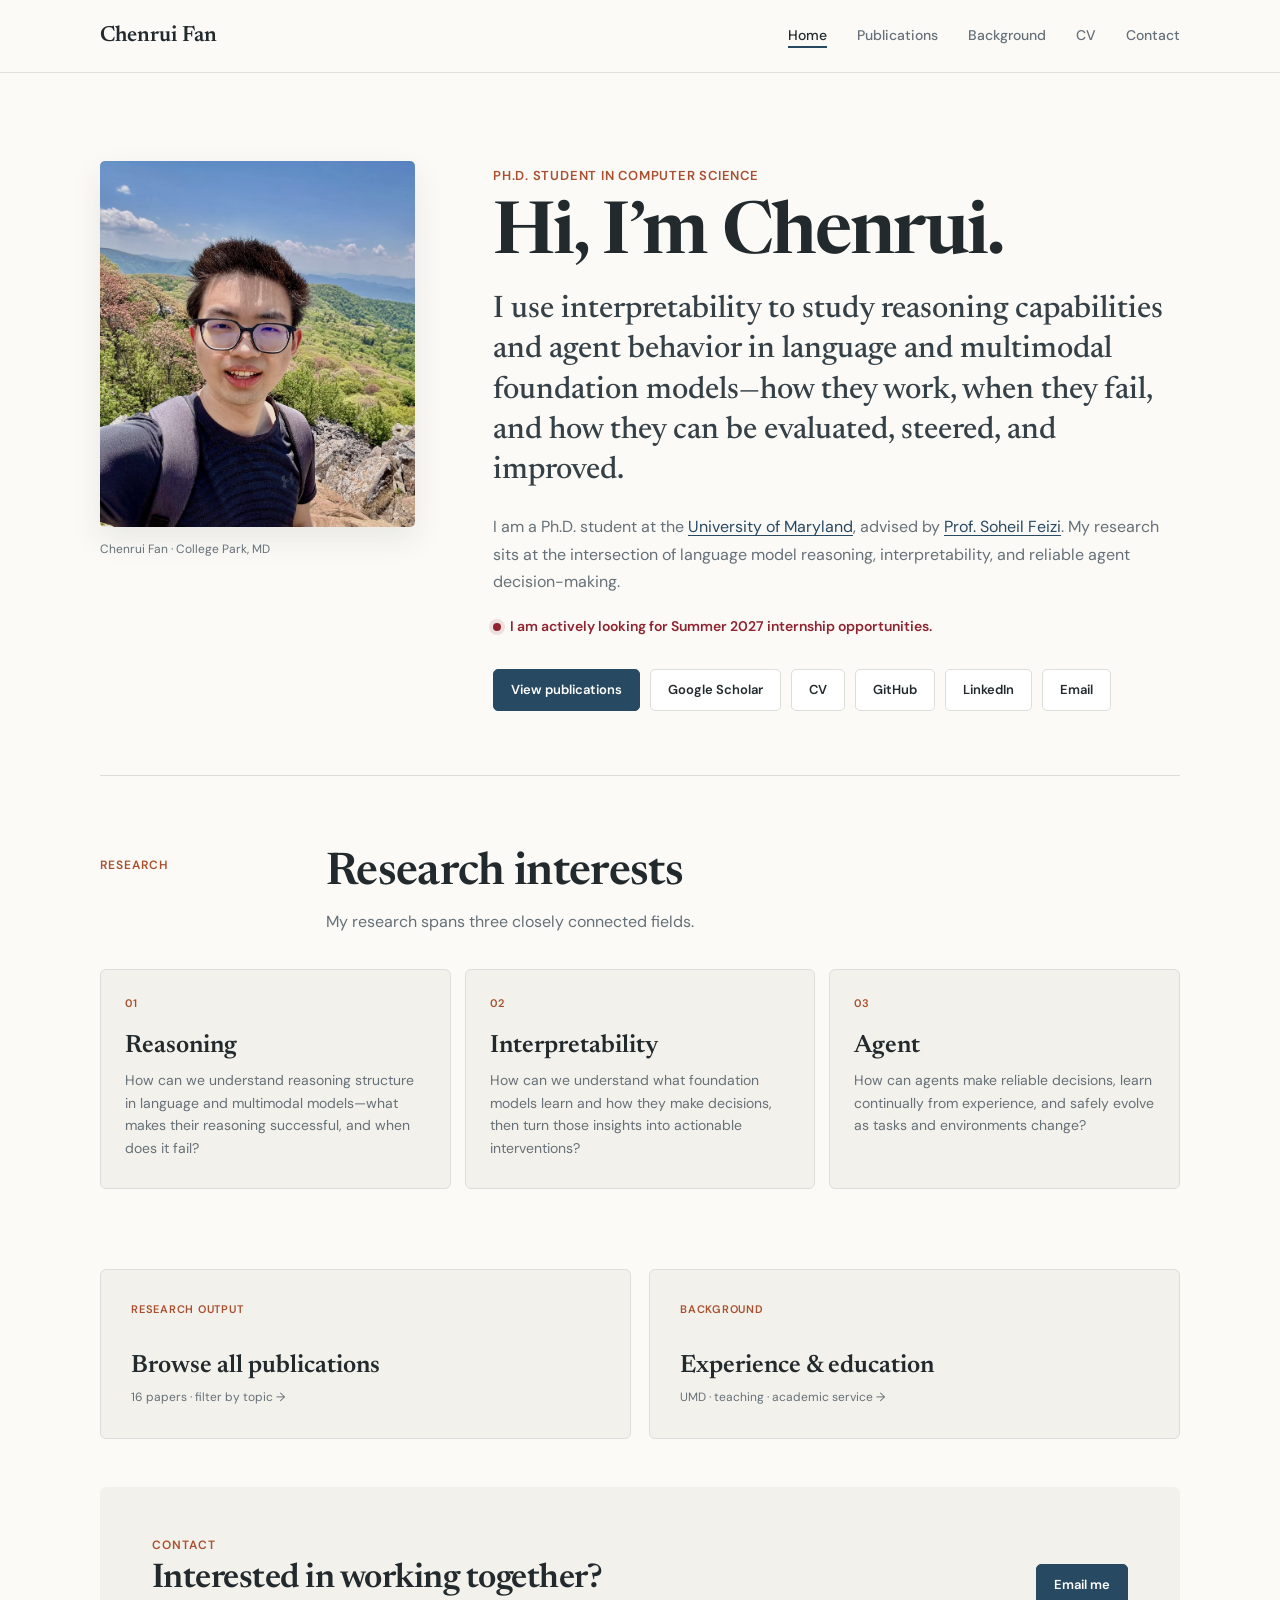
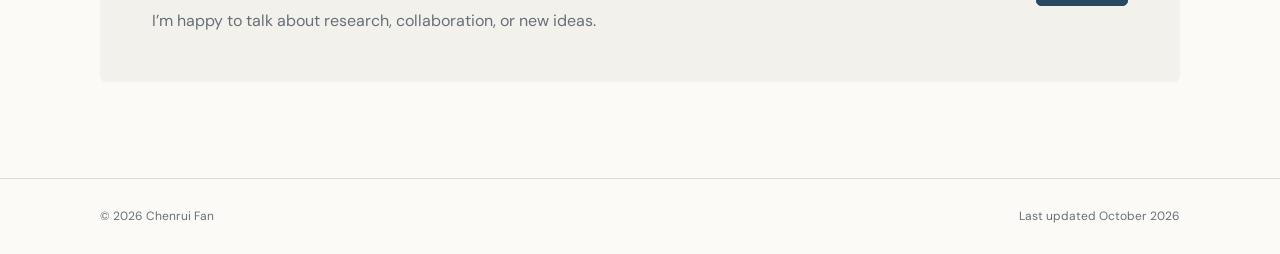
<file: index.html>
<!doctype html>
<html lang="en">
  <head>
    <meta charset="UTF-8" />
    <meta name="viewport" content="width=device-width, initial-scale=1.0" />
    <meta name="description" content="Chenrui Fan is a Ph.D. student at the University of Maryland studying reasoning, interpretability, and agent behavior in foundation models." />
    <meta name="theme-color" content="#fbfaf7" />
    <title>Chenrui Fan</title>
    <link rel="icon" href="data:image/svg+xml,%3Csvg xmlns='http://www.w3.org/2000/svg' viewBox='0 0 64 64'%3E%3Crect width='64' height='64' rx='12' fill='%23284962'/%3E%3Ctext x='32' y='41' text-anchor='middle' font-family='serif' font-size='30' fill='white'%3ECF%3C/text%3E%3C/svg%3E" />
    <link rel="preconnect" href="https://fonts.googleapis.com" />
    <link rel="preconnect" href="https://fonts.gstatic.com" crossorigin />
    <link href="https://fonts.googleapis.com/css2?family=DM+Sans:wght@400;500;600&family=Newsreader:opsz,wght@6..72,500;6..72,600&display=swap" rel="stylesheet" />
    <link rel="stylesheet" href="styles.css" />
  </head>
  <body>
    <header class="site-header">
      <div class="nav-wrap">
        <a class="site-name" href="index.html">Chenrui Fan</a>
        <button class="menu-button" type="button" aria-expanded="false" aria-controls="site-nav">Menu</button>
        <nav id="site-nav" aria-label="Primary navigation">
          <a class="active-page" href="index.html" aria-current="page">Home</a>
          <a href="publications.html">Publications</a>
          <a href="background.html">Background</a>
          <a href="cv.html">CV</a>
          <a href="contact.html">Contact</a>
        </nav>
      </div>
    </header>

    <main>
      <section class="intro container" aria-labelledby="intro-title">
        <div class="profile-column">
          <div class="profile-photo">
            <img src="assets/chenrui-outdoors.webp" alt="Chenrui Fan outdoors on a mountain trail" width="1800" height="1796" />
          </div>
          <p class="photo-caption">Chenrui Fan · College Park, MD</p>
        </div>
        <div class="intro-copy">
          <p class="role">Ph.D. Student in Computer Science</p>
          <h1 id="intro-title">Hi, I’m Chenrui.</h1>
          <p class="lead">I use interpretability to study reasoning capabilities and agent behavior in language and multimodal foundation models—how they work, when they fail, and how they can be evaluated, steered, and improved.</p>
          <p>I am a Ph.D. student at the <a href="https://www.umd.edu/" target="_blank" rel="noreferrer">University of Maryland</a>, advised by <a href="https://www.cs.umd.edu/~sfeizi/" target="_blank" rel="noreferrer">Prof. Soheil Feizi</a>. My research sits at the intersection of language model reasoning, interpretability, and reliable agent decision-making.</p>
          <p class="availability-note"><span aria-hidden="true"></span>I am actively looking for Summer 2027 internship opportunities.</p>
          <div class="primary-links" aria-label="Profile links">
            <a class="button primary" href="publications.html">View publications</a>
            <a class="button" href="https://scholar.google.com/citations?user=IR8PuQUAAAAJ" target="_blank" rel="noreferrer">Google Scholar</a>
            <a class="button" href="cv.html">CV</a>
            <a class="button" href="https://github.com/Fcr09" target="_blank" rel="noreferrer">GitHub</a>
            <a class="button" href="https://www.linkedin.com/in/chenrui-fan-a1b102298" target="_blank" rel="noreferrer">LinkedIn</a>
            <button class="button" type="button" data-email-contact>Email</button>
          </div>
        </div>
      </section>

      <section class="section container" id="research" aria-labelledby="research-title">
        <div class="section-heading">
          <p class="section-label">Research</p>
          <div><h2 id="research-title">Research interests</h2><p>My research spans three closely connected fields.</p></div>
        </div>
        <div class="interest-list">
          <article><span class="interest-number">01</span><div><h3>Reasoning</h3><p>How can we understand reasoning structure in language and multimodal models—what makes their reasoning successful, and when does it fail?</p></div></article>
          <article><span class="interest-number">02</span><div><h3>Interpretability</h3><p>How can we understand what foundation models learn and how they make decisions, then turn those insights into actionable interventions?</p></div></article>
          <article><span class="interest-number">03</span><div><h3>Agent</h3><p>How can agents make reliable decisions, learn continually from experience, and safely evolve as tasks and environments change?</p></div></article>
        </div>
      </section>

      <section class="home-links container" aria-label="Explore more">
        <a href="publications.html"><span>Research output</span><strong>Browse all publications</strong><em>16 papers · filter by topic →</em></a>
        <a href="background.html"><span>Background</span><strong>Experience &amp; education</strong><em>UMD · teaching · academic service →</em></a>
      </section>

      <section class="contact container">
        <div><p class="section-label">Contact</p><h2>Interested in working together?</h2><p>I’m happy to talk about research, collaboration, or new ideas.</p></div>
        <button class="button primary" type="button" data-email-contact>Email me</button>
      </section>
    </main>
    <footer><div class="container"><span>© <span class="year"></span> Chenrui Fan</span><span>Last updated October 2026</span></div></footer>
    <script src="script.js"></script>
  </body>
</html>
</file>
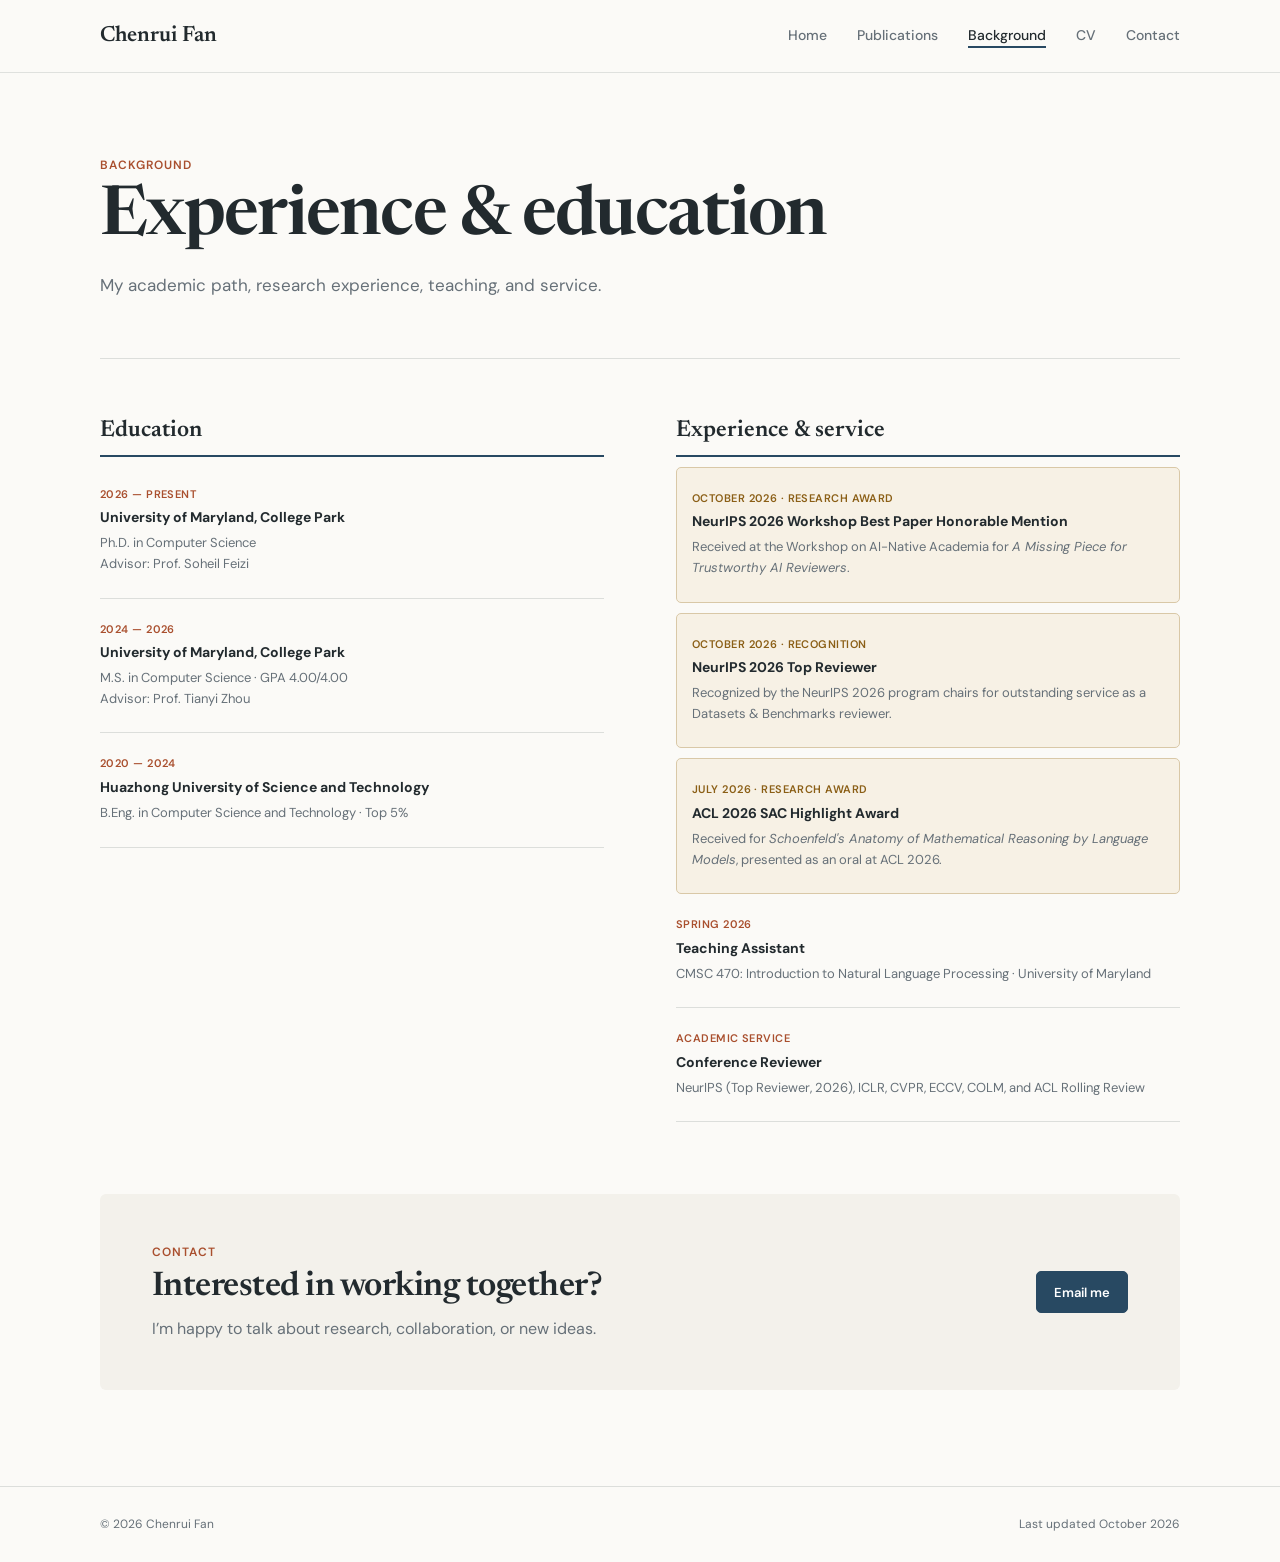
<file: background.html>
<!doctype html>
<html lang="en">
  <head>
    <meta charset="UTF-8" />
    <meta name="viewport" content="width=device-width, initial-scale=1.0" />
    <meta name="description" content="Education, research experience, teaching, and academic service of Chenrui Fan." />
    <meta name="theme-color" content="#fbfaf7" />
    <title>Background · Chenrui Fan</title>
    <link rel="icon" href="data:image/svg+xml,%3Csvg xmlns='http://www.w3.org/2000/svg' viewBox='0 0 64 64'%3E%3Crect width='64' height='64' rx='12' fill='%23284962'/%3E%3Ctext x='32' y='41' text-anchor='middle' font-family='serif' font-size='30' fill='white'%3ECF%3C/text%3E%3C/svg%3E" />
    <link rel="preconnect" href="https://fonts.googleapis.com" />
    <link rel="preconnect" href="https://fonts.gstatic.com" crossorigin />
    <link href="https://fonts.googleapis.com/css2?family=DM+Sans:wght@400;500;600&family=Newsreader:opsz,wght@6..72,500;6..72,600&display=swap" rel="stylesheet" />
    <link rel="stylesheet" href="styles.css" />
  </head>
  <body>
    <header class="site-header">
      <div class="nav-wrap">
        <a class="site-name" href="index.html">Chenrui Fan</a>
        <button class="menu-button" type="button" aria-expanded="false" aria-controls="site-nav">Menu</button>
        <nav id="site-nav" aria-label="Primary navigation">
          <a href="index.html">Home</a>
          <a href="publications.html">Publications</a>
          <a class="active-page" href="background.html" aria-current="page">Background</a>
          <a href="cv.html">CV</a>
          <a href="contact.html">Contact</a>
        </nav>
      </div>
    </header>

    <main class="page-main">
      <header class="page-hero container">
        <p class="section-label">Background</p>
        <h1>Experience &amp; education</h1>
        <p>My academic path, research experience, teaching, and service.</p>
      </header>
      <section class="background-section container" aria-label="Experience and education">
        <div class="background-grid">
          <div>
            <h2 class="column-title">Education</h2>
            <article class="history-item"><div class="history-date">2026 — Present</div><h3>University of Maryland, College Park</h3><p>Ph.D. in Computer Science<br />Advisor: Prof. Soheil Feizi</p></article>
            <article class="history-item"><div class="history-date">2024 — 2026</div><h3>University of Maryland, College Park</h3><p>M.S. in Computer Science · GPA 4.00/4.00<br />Advisor: Prof. Tianyi Zhou</p></article>
            <article class="history-item"><div class="history-date">2020 — 2024</div><h3>Huazhong University of Science and Technology</h3><p>B.Eng. in Computer Science and Technology · Top 5%</p></article>
          </div>
          <div id="honors">
            <h2 class="column-title">Experience &amp; service</h2>
            <article class="history-item honor-history"><div class="history-date">October 2026 · Research award</div><h3>NeurIPS 2026 Workshop Best Paper Honorable Mention</h3><p>Received at the Workshop on AI-Native Academia for <em>A Missing Piece for Trustworthy AI Reviewers</em>.</p></article>
            <article class="history-item honor-history"><div class="history-date">October 2026 · Recognition</div><h3>NeurIPS 2026 Top Reviewer</h3><p>Recognized by the NeurIPS 2026 program chairs for outstanding service as a Datasets &amp; Benchmarks reviewer.</p></article>
            <article class="history-item honor-history"><div class="history-date">July 2026 · Research award</div><h3>ACL 2026 SAC Highlight Award</h3><p>Received for <em>Schoenfeld's Anatomy of Mathematical Reasoning by Language Models</em>, presented as an oral at ACL 2026.</p></article>
            <article class="history-item"><div class="history-date">Spring 2026</div><h3>Teaching Assistant</h3><p>CMSC 470: Introduction to Natural Language Processing · University of Maryland</p></article>
            <article class="history-item"><div class="history-date">Academic service</div><h3>Conference Reviewer</h3><p>NeurIPS (Top Reviewer, 2026), ICLR, CVPR, ECCV, COLM, and ACL Rolling Review</p></article>
          </div>
        </div>
      </section>
      <section class="contact container">
        <div><p class="section-label">Contact</p><h2>Interested in working together?</h2><p>I’m happy to talk about research, collaboration, or new ideas.</p></div>
        <button class="button primary" type="button" data-email-contact>Email me</button>
      </section>
    </main>
    <footer><div class="container"><span>© <span class="year"></span> Chenrui Fan</span><span>Last updated October 2026</span></div></footer>
    <script src="script.js"></script>
  </body>
</html>
</file>
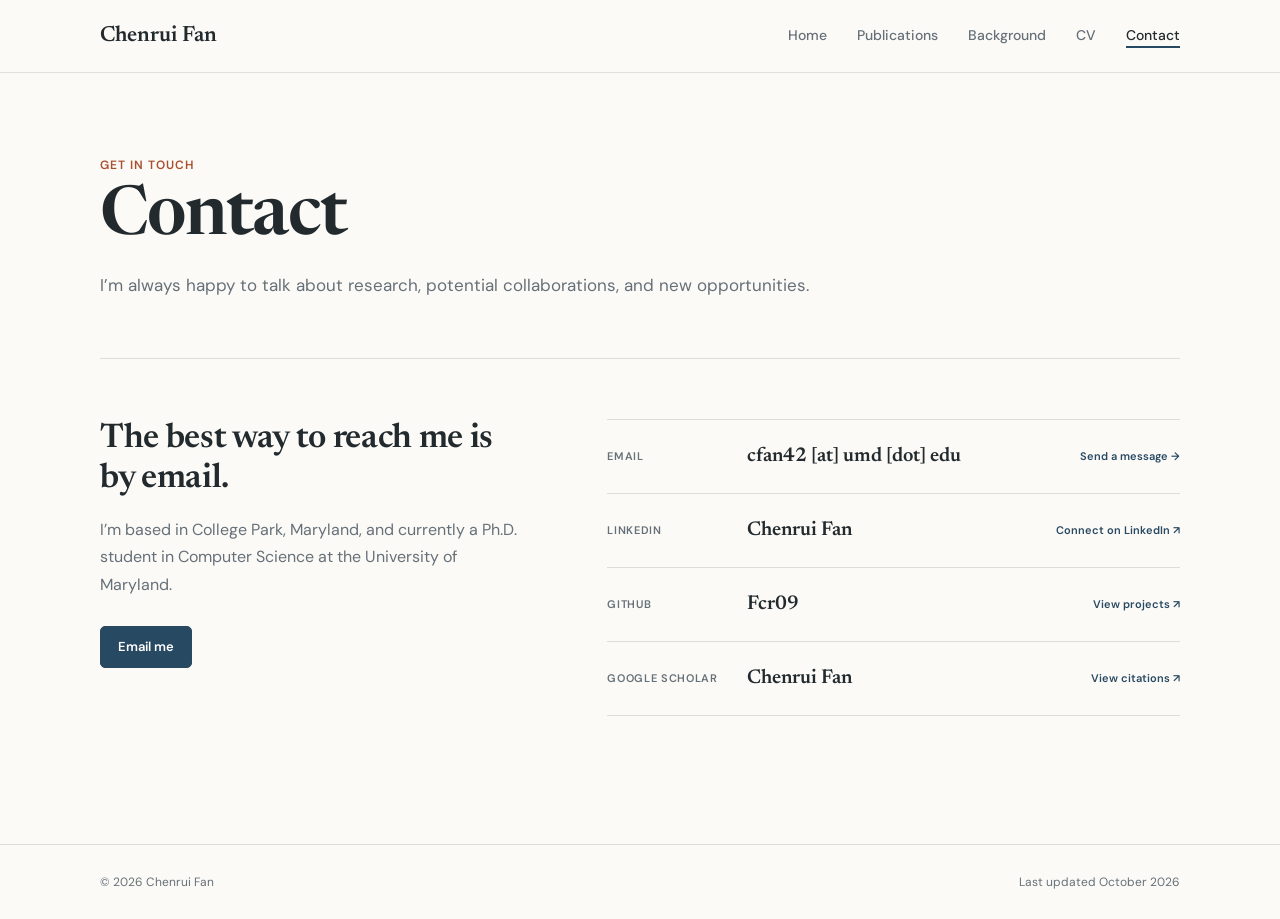
<file: contact.html>
<!doctype html>
<html lang="en">
  <head>
    <meta charset="UTF-8" />
    <meta name="viewport" content="width=device-width, initial-scale=1.0" />
    <meta name="description" content="Contact Chenrui Fan, a Ph.D. student in Computer Science at the University of Maryland." />
    <meta name="theme-color" content="#fbfaf7" />
    <title>Contact · Chenrui Fan</title>
    <link rel="icon" href="data:image/svg+xml,%3Csvg xmlns='http://www.w3.org/2000/svg' viewBox='0 0 64 64'%3E%3Crect width='64' height='64' rx='12' fill='%23284962'/%3E%3Ctext x='32' y='41' text-anchor='middle' font-family='serif' font-size='30' fill='white'%3ECF%3C/text%3E%3C/svg%3E" />
    <link rel="preconnect" href="https://fonts.googleapis.com" />
    <link rel="preconnect" href="https://fonts.gstatic.com" crossorigin />
    <link href="https://fonts.googleapis.com/css2?family=DM+Sans:wght@400;500;600&family=Newsreader:opsz,wght@6..72,500;6..72,600&display=swap" rel="stylesheet" />
    <link rel="stylesheet" href="styles.css" />
  </head>
  <body>
    <header class="site-header">
      <div class="nav-wrap">
        <a class="site-name" href="index.html">Chenrui Fan</a>
        <button class="menu-button" type="button" aria-expanded="false" aria-controls="site-nav">Menu</button>
        <nav id="site-nav" aria-label="Primary navigation">
          <a href="index.html">Home</a>
          <a href="publications.html">Publications</a>
          <a href="background.html">Background</a>
          <a href="cv.html">CV</a>
          <a class="active-page" href="contact.html" aria-current="page">Contact</a>
        </nav>
      </div>
    </header>

    <main class="page-main">
      <header class="page-hero container">
        <p class="section-label">Get in touch</p>
        <h1>Contact</h1>
        <p>I’m always happy to talk about research, potential collaborations, and new opportunities.</p>
      </header>

      <section class="contact-page container" aria-label="Contact details">
        <div class="contact-intro">
          <h2>The best way to reach me is by email.</h2>
          <p>I’m based in College Park, Maryland, and currently a Ph.D. student in Computer Science at the University of Maryland.</p>
          <button class="button primary" type="button" data-email-contact>Email me</button>
        </div>
        <div class="contact-directory">
          <button class="email-directory-item" type="button" data-email-contact><span>Email</span><strong>cfan42 [at] umd [dot] edu</strong><em>Send a message →</em></button>
          <a href="https://www.linkedin.com/in/chenrui-fan-a1b102298" target="_blank" rel="noreferrer"><span>LinkedIn</span><strong>Chenrui Fan</strong><em>Connect on LinkedIn ↗</em></a>
          <a href="https://github.com/Fcr09" target="_blank" rel="noreferrer"><span>GitHub</span><strong>Fcr09</strong><em>View projects ↗</em></a>
          <a href="https://scholar.google.com/citations?user=IR8PuQUAAAAJ" target="_blank" rel="noreferrer"><span>Google Scholar</span><strong>Chenrui Fan</strong><em>View citations ↗</em></a>
        </div>
      </section>
    </main>
    <footer><div class="container"><span>© <span class="year"></span> Chenrui Fan</span><span>Last updated October 2026</span></div></footer>
    <script src="script.js"></script>
  </body>
</html>
</file>
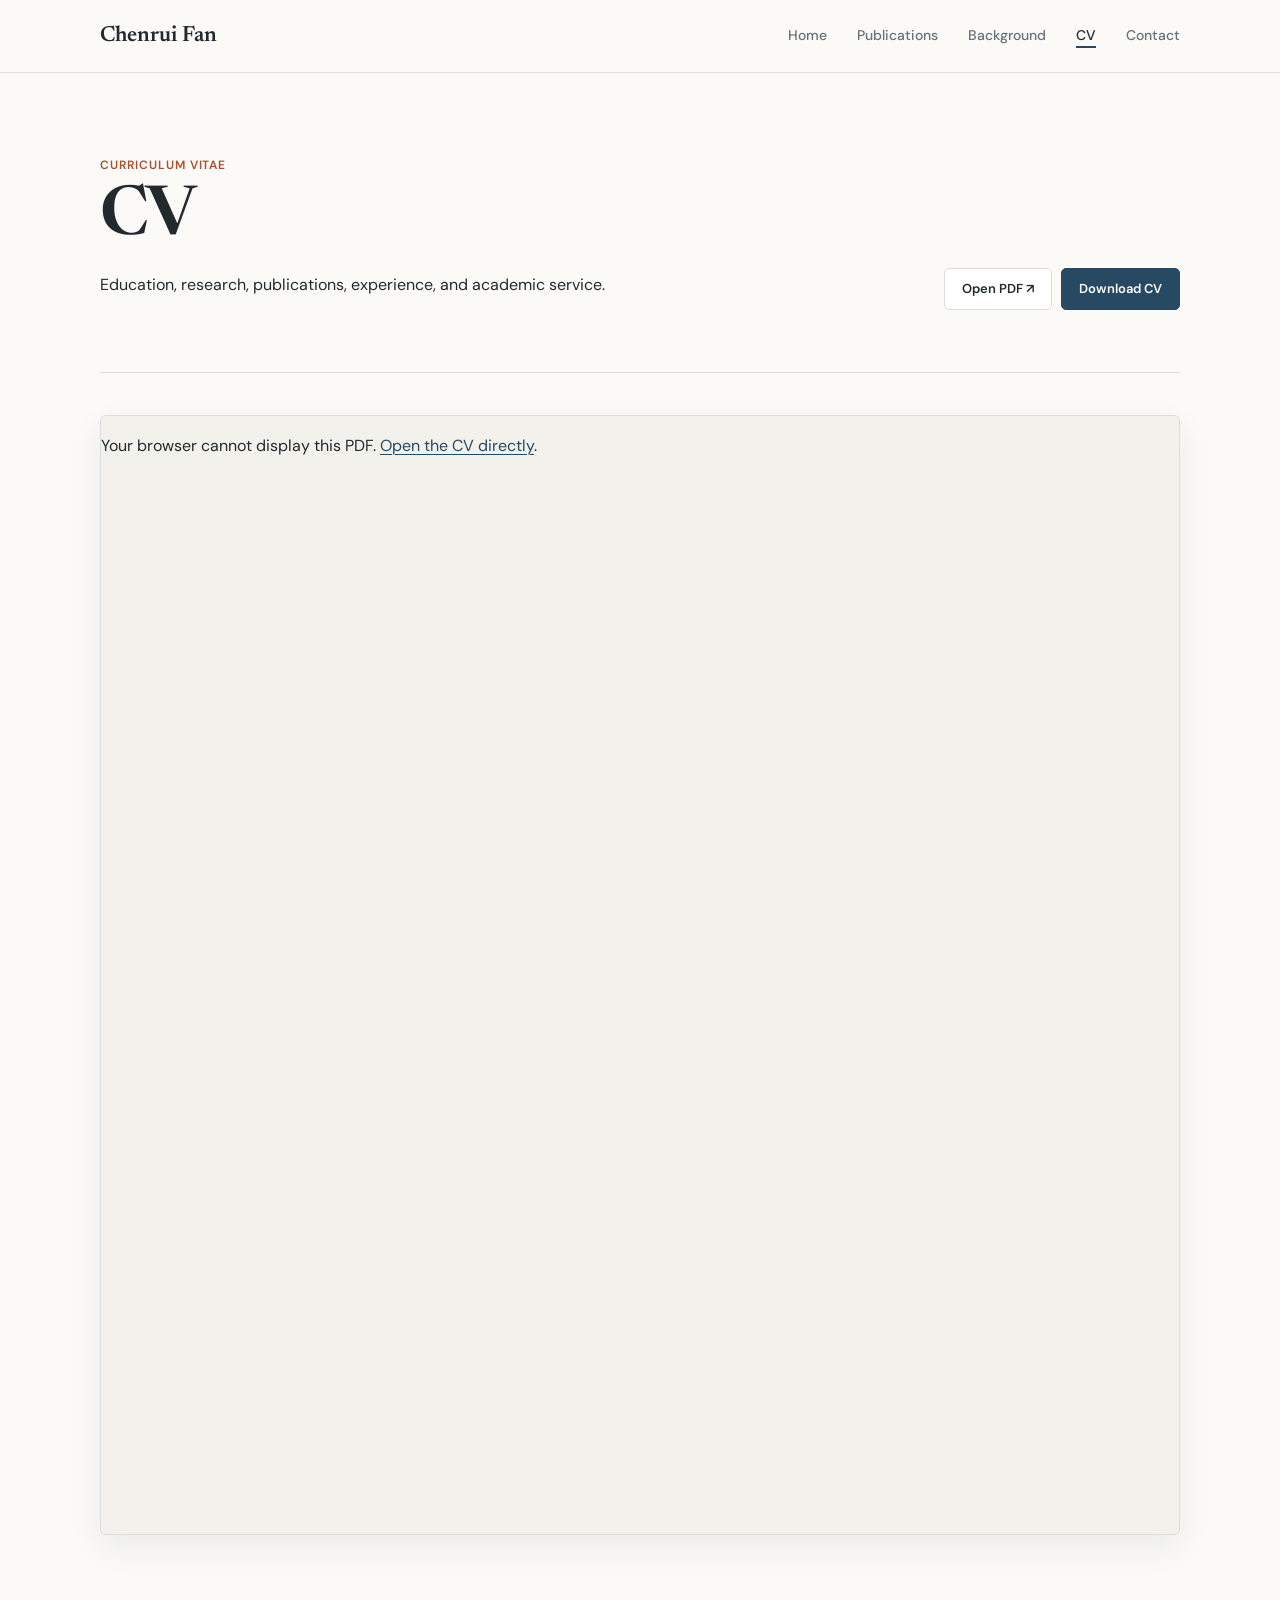
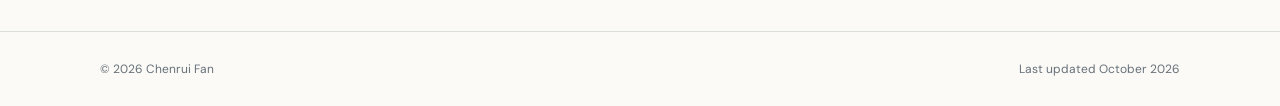
<file: cv.html>
<!doctype html>
<html lang="en">
  <head>
    <meta charset="UTF-8" />
    <meta name="viewport" content="width=device-width, initial-scale=1.0" />
    <meta name="description" content="Curriculum vitae of Chenrui Fan, a Ph.D. student in Computer Science at the University of Maryland." />
    <meta name="theme-color" content="#fbfaf7" />
    <title>CV · Chenrui Fan</title>
    <link rel="icon" href="data:image/svg+xml,%3Csvg xmlns='http://www.w3.org/2000/svg' viewBox='0 0 64 64'%3E%3Crect width='64' height='64' rx='12' fill='%23284962'/%3E%3Ctext x='32' y='41' text-anchor='middle' font-family='serif' font-size='30' fill='white'%3ECF%3C/text%3E%3C/svg%3E" />
    <link rel="preconnect" href="https://fonts.googleapis.com" />
    <link rel="preconnect" href="https://fonts.gstatic.com" crossorigin />
    <link href="https://fonts.googleapis.com/css2?family=DM+Sans:wght@400;500;600&family=Newsreader:opsz,wght@6..72,500;6..72,600&display=swap" rel="stylesheet" />
    <link rel="stylesheet" href="styles.css" />
  </head>
  <body>
    <header class="site-header">
      <div class="nav-wrap">
        <a class="site-name" href="index.html">Chenrui Fan</a>
        <button class="menu-button" type="button" aria-expanded="false" aria-controls="site-nav">Menu</button>
        <nav id="site-nav" aria-label="Primary navigation">
          <a href="index.html">Home</a>
          <a href="publications.html">Publications</a>
          <a href="background.html">Background</a>
          <a class="active-page" href="cv.html" aria-current="page">CV</a>
          <a href="contact.html">Contact</a>
        </nav>
      </div>
    </header>

    <main class="page-main cv-page">
      <header class="page-hero container cv-hero">
        <div>
          <p class="section-label">Curriculum vitae</p>
          <h1>CV</h1>
          <p>Education, research, publications, experience, and academic service.</p>
        </div>
        <div class="cv-actions">
          <a class="button" href="assets/chenrui-fan-cv.pdf" target="_blank" rel="noreferrer">Open PDF ↗</a>
          <a class="button primary" href="assets/chenrui-fan-cv.pdf" download="Chenrui-Fan-CV.pdf">Download CV</a>
        </div>
      </header>
      <section class="cv-document container" aria-label="CV document preview">
        <object data="assets/chenrui-fan-cv.pdf" type="application/pdf" title="Chenrui Fan curriculum vitae">
          <p>Your browser cannot display this PDF. <a href="assets/chenrui-fan-cv.pdf">Open the CV directly</a>.</p>
        </object>
      </section>
    </main>
    <footer><div class="container"><span>© <span class="year"></span> Chenrui Fan</span><span>Last updated October 2026</span></div></footer>
    <script src="script.js"></script>
  </body>
</html>
</file>
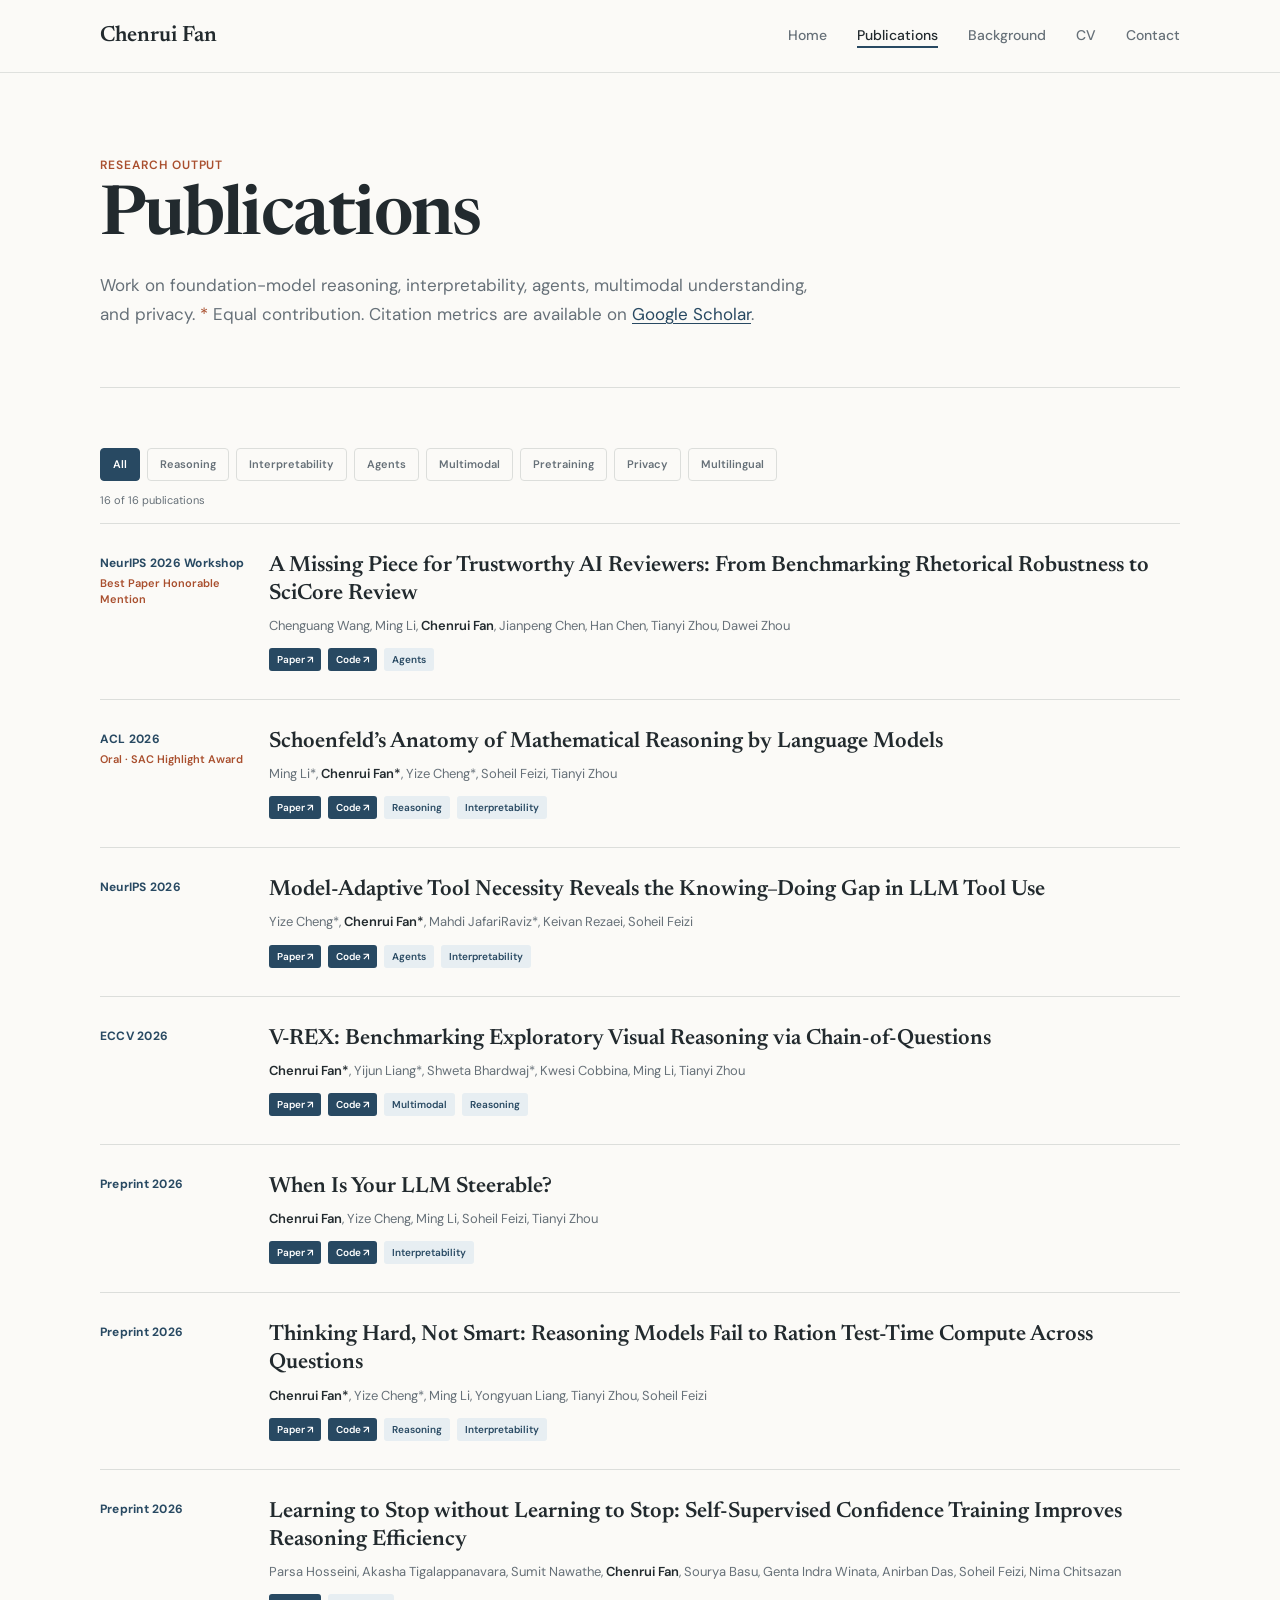
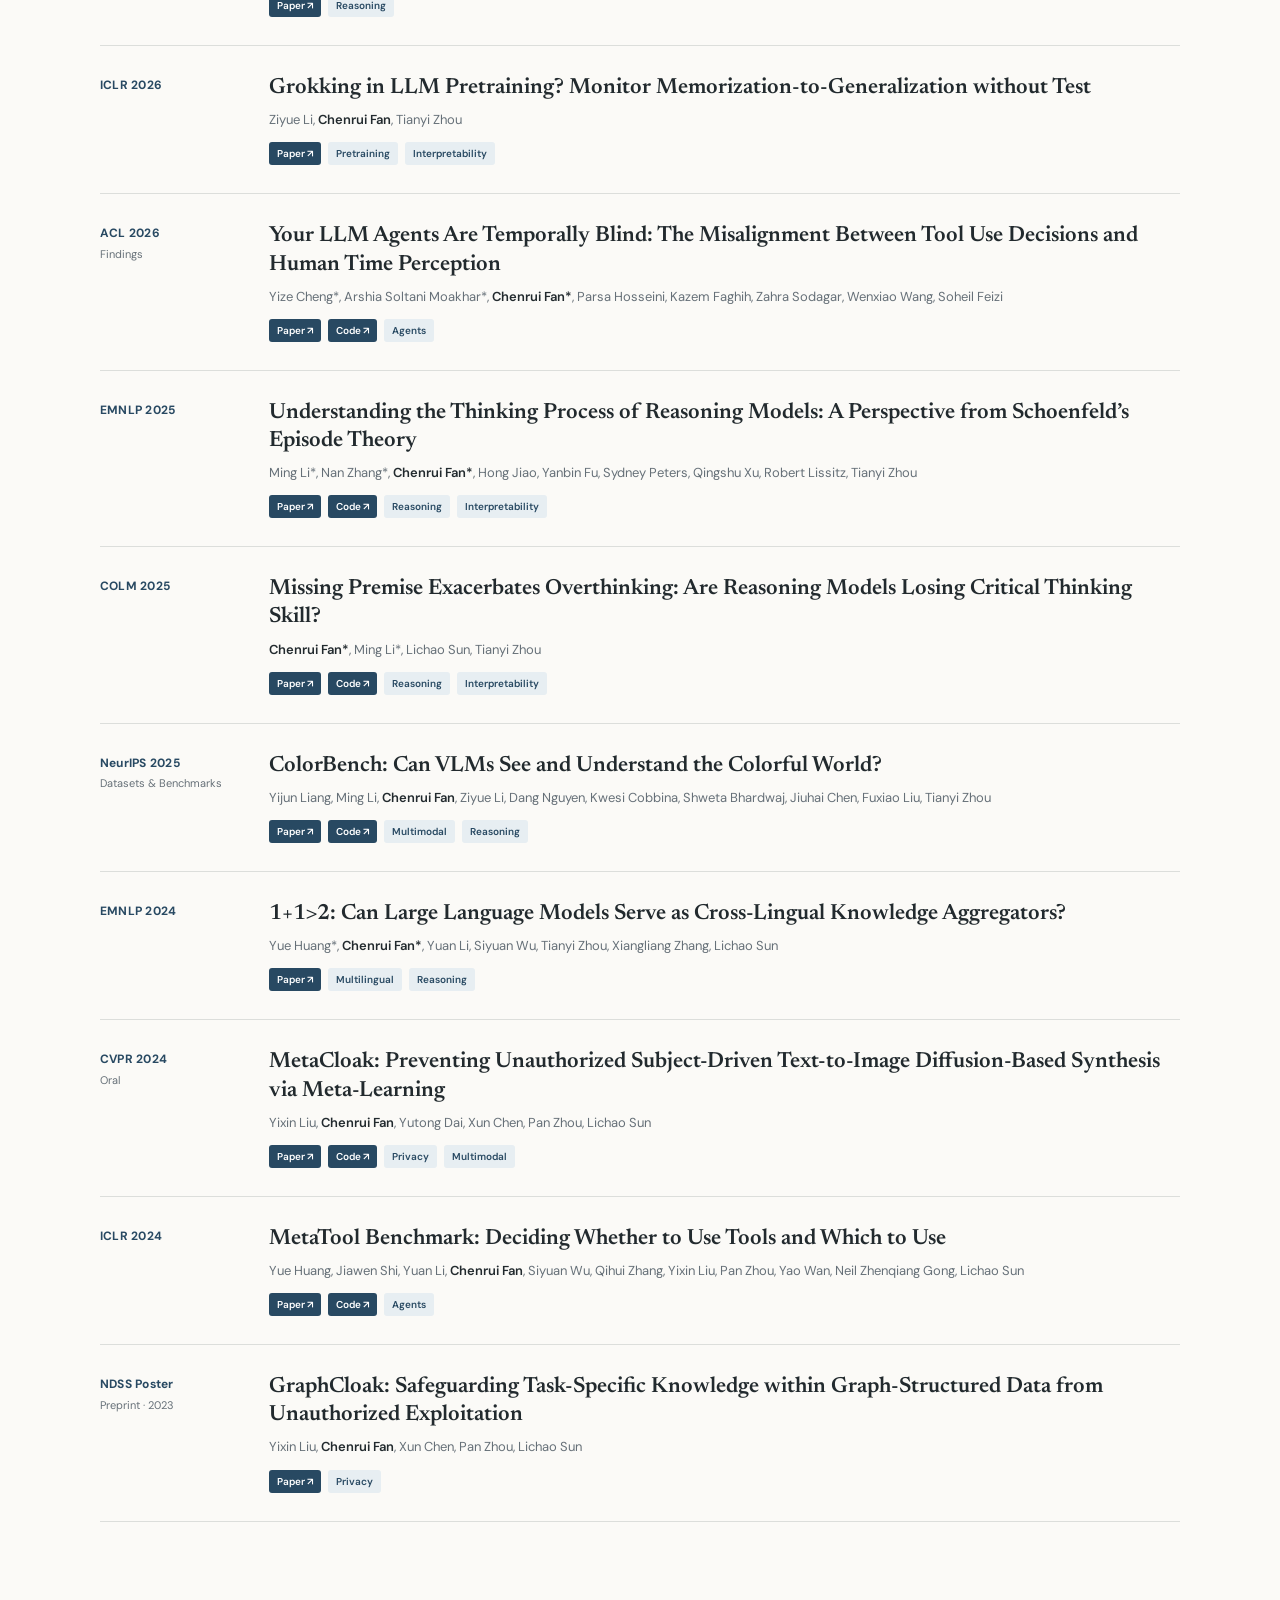
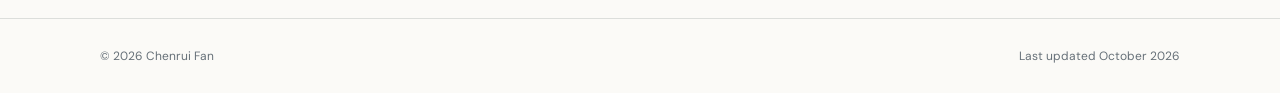
<file: publications.html>
<!doctype html>
<html lang="en">
  <head>
    <meta charset="UTF-8" />
    <meta name="viewport" content="width=device-width, initial-scale=1.0" />
    <meta name="description" content="Publications by Chenrui Fan on reasoning, interpretability, AI agents, multimodal models, and privacy." />
    <meta name="theme-color" content="#fbfaf7" />
    <title>Publications · Chenrui Fan</title>
    <link rel="icon" href="data:image/svg+xml,%3Csvg xmlns='http://www.w3.org/2000/svg' viewBox='0 0 64 64'%3E%3Crect width='64' height='64' rx='12' fill='%23284962'/%3E%3Ctext x='32' y='41' text-anchor='middle' font-family='serif' font-size='30' fill='white'%3ECF%3C/text%3E%3C/svg%3E" />
    <link rel="preconnect" href="https://fonts.googleapis.com" />
    <link rel="preconnect" href="https://fonts.gstatic.com" crossorigin />
    <link href="https://fonts.googleapis.com/css2?family=DM+Sans:wght@400;500;600&family=Newsreader:opsz,wght@6..72,500;6..72,600&display=swap" rel="stylesheet" />
    <link rel="stylesheet" href="styles.css" />
  </head>
  <body>
    <header class="site-header">
      <div class="nav-wrap">
        <a class="site-name" href="index.html">Chenrui Fan</a>
        <button class="menu-button" type="button" aria-expanded="false" aria-controls="site-nav">Menu</button>
        <nav id="site-nav" aria-label="Primary navigation">
          <a href="index.html">Home</a>
          <a class="active-page" href="publications.html" aria-current="page">Publications</a>
          <a href="background.html">Background</a>
          <a href="cv.html">CV</a>
          <a href="contact.html">Contact</a>
        </nav>
      </div>
    </header>

    <main class="page-main publications-page">
      <header class="page-hero container">
        <p class="section-label">Research output</p>
        <h1>Publications</h1>
        <p>Work on foundation-model reasoning, interpretability, agents, multimodal understanding, and privacy. <span class="equal-note">*</span> Equal contribution. Citation metrics are available on <a href="https://scholar.google.com/citations?user=IR8PuQUAAAAJ" target="_blank" rel="noreferrer">Google Scholar</a>.</p>
      </header>

      <section class="publication-section container" aria-labelledby="publication-list-title">
        <h2 class="visually-hidden" id="publication-list-title">Complete publication list</h2>
        <div class="publication-tools">
          <div class="publication-filters" role="group" aria-label="Filter publications by topic">
            <button class="active" type="button" data-pub-filter="all" aria-pressed="true">All</button>
            <button type="button" data-pub-filter="reasoning" aria-pressed="false">Reasoning</button>
            <button type="button" data-pub-filter="interpretability" aria-pressed="false">Interpretability</button>
            <button type="button" data-pub-filter="agents" aria-pressed="false">Agents</button>
            <button type="button" data-pub-filter="multimodal" aria-pressed="false">Multimodal</button>
            <button type="button" data-pub-filter="pretraining" aria-pressed="false">Pretraining</button>
            <button type="button" data-pub-filter="privacy" aria-pressed="false">Privacy</button>
            <button type="button" data-pub-filter="multilingual" aria-pressed="false">Multilingual</button>
          </div>
          <p class="publication-status" aria-live="polite"></p>
        </div>

        <div class="publication-list">
          <article class="publication featured" data-tags="agents">
            <div class="venue"><strong>NeurIPS 2026 Workshop</strong><span>Best Paper Honorable Mention</span></div>
            <div class="publication-copy"><h3><a href="https://arxiv.org/abs/2609.39027" target="_blank" rel="noreferrer">A Missing Piece for Trustworthy AI Reviewers: From Benchmarking Rhetorical Robustness to SciCore Review</a></h3><p>Chenguang Wang, Ming Li, <b>Chenrui Fan</b>, Jianpeng Chen, Han Chen, Tianyi Zhou, Dawei Zhou</p><div class="paper-links"><a href="https://arxiv.org/abs/2609.39027" target="_blank" rel="noreferrer">Paper ↗</a><a href="https://github.com/c-steve-wang/Robust_Review" target="_blank" rel="noreferrer">Code ↗</a><span>Agents</span></div></div>
          </article>
          <article class="publication featured" data-tags="reasoning interpretability">
            <div class="venue"><strong>ACL 2026</strong><span>Oral · SAC Highlight Award</span></div>
            <div class="publication-copy"><h3><a href="https://aclanthology.org/2026.acl-long.1513/" target="_blank" rel="noreferrer">Schoenfeld’s Anatomy of Mathematical Reasoning by Language Models</a></h3><p>Ming Li*, <b>Chenrui Fan*</b>, Yize Cheng*, Soheil Feizi, Tianyi Zhou</p><div class="paper-links"><a href="https://aclanthology.org/2026.acl-long.1513/" target="_blank" rel="noreferrer">Paper ↗</a><a href="https://github.com/MingLiiii/ThinkARM" target="_blank" rel="noreferrer">Code ↗</a><span>Reasoning</span><span>Interpretability</span></div></div>
          </article>
          <article class="publication" data-tags="agents interpretability">
            <div class="venue"><strong>NeurIPS 2026</strong></div>
            <div class="publication-copy"><h3><a href="https://arxiv.org/abs/2605.14038" target="_blank" rel="noreferrer">Model-Adaptive Tool Necessity Reveals the Knowing–Doing Gap in LLM Tool Use</a></h3><p>Yize Cheng*, <b>Chenrui Fan*</b>, Mahdi JafariRaviz*, Keivan Rezaei, Soheil Feizi</p><div class="paper-links"><a href="https://arxiv.org/abs/2605.14038" target="_blank" rel="noreferrer">Paper ↗</a><a href="https://github.com/chengez/Tool-Cognition-Action" target="_blank" rel="noreferrer">Code ↗</a><span>Agents</span><span>Interpretability</span></div></div>
          </article>
          <article class="publication" data-tags="multimodal reasoning">
            <div class="venue"><strong>ECCV 2026</strong></div>
            <div class="publication-copy"><h3><a href="https://arxiv.org/abs/2512.11995" target="_blank" rel="noreferrer">V-REX: Benchmarking Exploratory Visual Reasoning via Chain-of-Questions</a></h3><p><b>Chenrui Fan*</b>, Yijun Liang*, Shweta Bhardwaj*, Kwesi Cobbina, Ming Li, Tianyi Zhou</p><div class="paper-links"><a href="https://arxiv.org/abs/2512.11995" target="_blank" rel="noreferrer">Paper ↗</a><a href="https://github.com/tianyi-lab/VREX" target="_blank" rel="noreferrer">Code ↗</a><span>Multimodal</span><span>Reasoning</span></div></div>
          </article>
          <article class="publication" data-tags="interpretability">
            <div class="venue"><strong>Preprint 2026</strong></div>
            <div class="publication-copy"><h3><a href="https://arxiv.org/abs/2606.11599" target="_blank" rel="noreferrer">When Is Your LLM Steerable?</a></h3><p><b>Chenrui Fan</b>, Yize Cheng, Ming Li, Soheil Feizi, Tianyi Zhou</p><div class="paper-links"><a href="https://arxiv.org/abs/2606.11599" target="_blank" rel="noreferrer">Paper ↗</a><a href="https://github.com/Fcr09/SteerBoost" target="_blank" rel="noreferrer">Code ↗</a><span>Interpretability</span></div></div>
          </article>
          <article class="publication" data-tags="reasoning interpretability">
            <div class="venue"><strong>Preprint 2026</strong></div>
            <div class="publication-copy"><h3><a href="https://arxiv.org/abs/2608.07968" target="_blank" rel="noreferrer">Thinking Hard, Not Smart: Reasoning Models Fail to Ration Test-Time Compute Across Questions</a></h3><p><b>Chenrui Fan*</b>, Yize Cheng*, Ming Li, Yongyuan Liang, Tianyi Zhou, Soheil Feizi</p><div class="paper-links"><a href="https://arxiv.org/abs/2608.07968" target="_blank" rel="noreferrer">Paper ↗</a><a href="https://github.com/Fcr09/thinking-hard-not-smart" target="_blank" rel="noreferrer">Code ↗</a><span>Reasoning</span><span>Interpretability</span></div></div>
          </article>
          <article class="publication" data-tags="reasoning">
            <div class="venue"><strong>Preprint 2026</strong></div>
            <div class="publication-copy"><h3><a href="https://arxiv.org/abs/2609.31619" target="_blank" rel="noreferrer">Learning to Stop without Learning to Stop: Self-Supervised Confidence Training Improves Reasoning Efficiency</a></h3><p>Parsa Hosseini, Akasha Tigalappanavara, Sumit Nawathe, <b>Chenrui Fan</b>, Sourya Basu, Genta Indra Winata, Anirban Das, Soheil Feizi, Nima Chitsazan</p><div class="paper-links"><a href="https://arxiv.org/abs/2609.31619" target="_blank" rel="noreferrer">Paper ↗</a><span>Reasoning</span></div></div>
          </article>
          <article class="publication" data-tags="pretraining interpretability">
            <div class="venue"><strong>ICLR 2026</strong></div>
            <div class="publication-copy"><h3><a href="https://arxiv.org/abs/2506.21551" target="_blank" rel="noreferrer">Grokking in LLM Pretraining? Monitor Memorization-to-Generalization without Test</a></h3><p>Ziyue Li, <b>Chenrui Fan</b>, Tianyi Zhou</p><div class="paper-links"><a href="https://arxiv.org/abs/2506.21551" target="_blank" rel="noreferrer">Paper ↗</a><span>Pretraining</span><span>Interpretability</span></div></div>
          </article>
          <article class="publication" data-tags="agents">
            <div class="venue"><strong>ACL 2026</strong><span>Findings</span></div>
            <div class="publication-copy"><h3><a href="https://aclanthology.org/2026.findings-acl.1848/" target="_blank" rel="noreferrer">Your LLM Agents Are Temporally Blind: The Misalignment Between Tool Use Decisions and Human Time Perception</a></h3><p>Yize Cheng*, Arshia Soltani Moakhar*, <b>Chenrui Fan*</b>, Parsa Hosseini, Kazem Faghih, Zahra Sodagar, Wenxiao Wang, Soheil Feizi</p><div class="paper-links"><a href="https://aclanthology.org/2026.findings-acl.1848/" target="_blank" rel="noreferrer">Paper ↗</a><a href="https://github.com/chengez/TicToc" target="_blank" rel="noreferrer">Code ↗</a><span>Agents</span></div></div>
          </article>
          <article class="publication" data-tags="reasoning interpretability">
            <div class="venue"><strong>EMNLP 2025</strong></div>
            <div class="publication-copy"><h3><a href="https://aclanthology.org/2025.emnlp-main.922/" target="_blank" rel="noreferrer">Understanding the Thinking Process of Reasoning Models: A Perspective from Schoenfeld’s Episode Theory</a></h3><p>Ming Li*, Nan Zhang*, <b>Chenrui Fan*</b>, Hong Jiao, Yanbin Fu, Sydney Peters, Qingshu Xu, Robert Lissitz, Tianyi Zhou</p><div class="paper-links"><a href="https://aclanthology.org/2025.emnlp-main.922/" target="_blank" rel="noreferrer">Paper ↗</a><a href="https://github.com/MingLiiii/Schoenfeld_Reasoning" target="_blank" rel="noreferrer">Code ↗</a><span>Reasoning</span><span>Interpretability</span></div></div>
          </article>
          <article class="publication" data-tags="reasoning interpretability">
            <div class="venue"><strong>COLM 2025</strong></div>
            <div class="publication-copy"><h3><a href="https://openreview.net/forum?id=ufozo2Wc9e" target="_blank" rel="noreferrer">Missing Premise Exacerbates Overthinking: Are Reasoning Models Losing Critical Thinking Skill?</a></h3><p><b>Chenrui Fan*</b>, Ming Li*, Lichao Sun, Tianyi Zhou</p><div class="paper-links"><a href="https://openreview.net/forum?id=ufozo2Wc9e" target="_blank" rel="noreferrer">Paper ↗</a><a href="https://github.com/tianyi-lab/MiP-Overthinking" target="_blank" rel="noreferrer">Code ↗</a><span>Reasoning</span><span>Interpretability</span></div></div>
          </article>
          <article class="publication" data-tags="multimodal reasoning">
            <div class="venue"><strong>NeurIPS 2025</strong><span>Datasets &amp; Benchmarks</span></div>
            <div class="publication-copy"><h3><a href="https://proceedings.nips.cc/paper_files/paper/2025/hash/d34497330b1fd6530f7afd86d0df9f76-Abstract-Datasets_and_Benchmarks_Track.html" target="_blank" rel="noreferrer">ColorBench: Can VLMs See and Understand the Colorful World?</a></h3><p>Yijun Liang, Ming Li, <b>Chenrui Fan</b>, Ziyue Li, Dang Nguyen, Kwesi Cobbina, Shweta Bhardwaj, Jiuhai Chen, Fuxiao Liu, Tianyi Zhou</p><div class="paper-links"><a href="https://proceedings.nips.cc/paper_files/paper/2025/hash/d34497330b1fd6530f7afd86d0df9f76-Abstract-Datasets_and_Benchmarks_Track.html" target="_blank" rel="noreferrer">Paper ↗</a><a href="https://github.com/tianyi-lab/ColorBench" target="_blank" rel="noreferrer">Code ↗</a><span>Multimodal</span><span>Reasoning</span></div></div>
          </article>
          <article class="publication" data-tags="multilingual reasoning">
            <div class="venue"><strong>EMNLP 2024</strong></div>
            <div class="publication-copy"><h3><a href="https://arxiv.org/abs/2406.14721" target="_blank" rel="noreferrer">1+1&gt;2: Can Large Language Models Serve as Cross-Lingual Knowledge Aggregators?</a></h3><p>Yue Huang*, <b>Chenrui Fan*</b>, Yuan Li, Siyuan Wu, Tianyi Zhou, Xiangliang Zhang, Lichao Sun</p><div class="paper-links"><a href="https://arxiv.org/abs/2406.14721" target="_blank" rel="noreferrer">Paper ↗</a><span>Multilingual</span><span>Reasoning</span></div></div>
          </article>
          <article class="publication" data-tags="privacy multimodal">
            <div class="venue"><strong>CVPR 2024</strong><span>Oral</span></div>
            <div class="publication-copy"><h3><a href="https://openaccess.thecvf.com/content/CVPR2024/html/Liu_MetaCloak_Preventing_Unauthorized_Subject-driven_Text-to-image_Diffusion-based_Synthesis_via_Meta-learning_CVPR_2024_paper.html" target="_blank" rel="noreferrer">MetaCloak: Preventing Unauthorized Subject-Driven Text-to-Image Diffusion-Based Synthesis via Meta-Learning</a></h3><p>Yixin Liu, <b>Chenrui Fan</b>, Yutong Dai, Xun Chen, Pan Zhou, Lichao Sun</p><div class="paper-links"><a href="https://openaccess.thecvf.com/content/CVPR2024/html/Liu_MetaCloak_Preventing_Unauthorized_Subject-driven_Text-to-image_Diffusion-based_Synthesis_via_Meta-learning_CVPR_2024_paper.html" target="_blank" rel="noreferrer">Paper ↗</a><a href="https://github.com/liuyixin-louis/MetaCloak" target="_blank" rel="noreferrer">Code ↗</a><span>Privacy</span><span>Multimodal</span></div></div>
          </article>
          <article class="publication" data-tags="agents">
            <div class="venue"><strong>ICLR 2024</strong></div>
            <div class="publication-copy"><h3><a href="https://proceedings.iclr.cc/paper_files/paper/2024/hash/bc12914d66b41b6bfc2d3a5decdb498b-Abstract-Conference.html" target="_blank" rel="noreferrer">MetaTool Benchmark: Deciding Whether to Use Tools and Which to Use</a></h3><p>Yue Huang, Jiawen Shi, Yuan Li, <b>Chenrui Fan</b>, Siyuan Wu, Qihui Zhang, Yixin Liu, Pan Zhou, Yao Wan, Neil Zhenqiang Gong, Lichao Sun</p><div class="paper-links"><a href="https://proceedings.iclr.cc/paper_files/paper/2024/hash/bc12914d66b41b6bfc2d3a5decdb498b-Abstract-Conference.html" target="_blank" rel="noreferrer">Paper ↗</a><a href="https://github.com/HowieHwong/MetaTool" target="_blank" rel="noreferrer">Code ↗</a><span>Agents</span></div></div>
          </article>
          <article class="publication" data-tags="privacy">
            <div class="venue"><strong>NDSS Poster</strong><span>Preprint · 2023</span></div>
            <div class="publication-copy"><h3><a href="https://arxiv.org/abs/2310.07100" target="_blank" rel="noreferrer">GraphCloak: Safeguarding Task-Specific Knowledge within Graph-Structured Data from Unauthorized Exploitation</a></h3><p>Yixin Liu, <b>Chenrui Fan</b>, Xun Chen, Pan Zhou, Lichao Sun</p><div class="paper-links"><a href="https://arxiv.org/abs/2310.07100" target="_blank" rel="noreferrer">Paper ↗</a><span>Privacy</span></div></div>
          </article>
        </div>
      </section>
    </main>
    <footer><div class="container"><span>© <span class="year"></span> Chenrui Fan</span><span>Last updated October 2026</span></div></footer>
    <script src="script.js"></script>
  </body>
</html>
</file>
<file: styles.css>
:root { --bg:#fbfaf7; --surface:#f3f1eb; --text:#222a2e; --muted:#667078; --accent:#284962; --accent-light:#e7eef2; --warm:#a94f2e; --deep-red:#8f2430; --border:#dcdedb; --serif:"Newsreader",Georgia,serif; --sans:"DM Sans",sans-serif; }
* { box-sizing:border-box; }
[hidden] { display:none!important; }
html { scroll-behavior:smooth; scroll-padding-top:92px; }
body { margin:0; color:var(--text); background:var(--bg); font:400 16px/1.7 var(--sans); -webkit-font-smoothing:antialiased; }
a { color:var(--accent); text-underline-offset:3px; text-decoration-thickness:1px; }
a:hover { color:var(--warm); }
img { max-width:100%; }
.container { width:min(1080px,calc(100% - 48px)); margin-inline:auto; }
.site-header { position:sticky; top:0; z-index:10; border-bottom:1px solid rgba(220,222,219,.9); background:rgba(251,250,247,.94); backdrop-filter:blur(12px); }
.nav-wrap { width:min(1080px,calc(100% - 48px)); min-height:72px; margin:auto; display:flex; align-items:center; justify-content:space-between; }
.site-name { color:var(--text); font:600 22px/1 var(--serif); text-decoration:none; }
nav { display:flex; gap:30px; }
nav a { color:var(--muted); font-size:14px; font-weight:500; text-decoration:none; }
nav a:hover { color:var(--accent); }
nav a.active-page { color:var(--text); box-shadow:inset 0 -2px var(--accent); }
.menu-button { display:none; border:0; background:none; color:var(--text); font:500 14px var(--sans); cursor:pointer; }
.intro { padding-top:88px; padding-bottom:64px; display:grid; grid-template-columns:315px minmax(0,1fr); gap:78px; align-items:start; }
.profile-photo { aspect-ratio:4/4.65; overflow:hidden; border-radius:5px; background:var(--surface); box-shadow:0 12px 30px rgba(35,42,46,.09); }
.profile-photo img { width:100%; height:100%; display:block; object-fit:cover; object-position:50% 43%; filter:saturate(.86); transition:filter .3s; }
.profile-photo:hover img { filter:saturate(1); }
.photo-caption { margin:12px 0 0; color:var(--muted); font-size:12px; }
.role { margin:4px 0 12px; color:var(--warm); font-size:13px; font-weight:600; letter-spacing:.06em; text-transform:uppercase; }
h1,h2,h3,h4,p { overflow-wrap:break-word; }
.intro h1 { margin:0 0 16px; font:600 clamp(46px,6vw,72px)/1.04 var(--serif); letter-spacing:-.025em; }
.lead { max-width:680px; margin:0 0 22px; color:#354047; font:500 clamp(23px,2.6vw,31px)/1.3 var(--serif); }
.intro-copy>p:not(.role):not(.lead) { max-width:680px; color:var(--muted); }
.availability-note { display:flex; align-items:center; gap:9px; margin-top:20px; color:var(--deep-red)!important; font-size:14px; font-weight:600; }
.availability-note span { width:8px; height:8px; flex:0 0 auto; border-radius:50%; background:var(--deep-red); box-shadow:0 0 0 4px rgba(143,36,48,.12); }
.primary-links { display:flex; flex-wrap:wrap; gap:10px; margin:30px 0 0; }
.button { display:inline-flex; align-items:center; justify-content:center; min-height:42px; padding:0 17px; border:1px solid var(--border); border-radius:5px; background:white; color:var(--text); font:600 13px var(--sans); text-decoration:none; cursor:pointer; transition:border-color .2s,color .2s,background .2s,transform .2s; }
.button:hover { border-color:var(--accent); color:var(--accent); transform:translateY(-1px); }
.button.primary { border-color:var(--accent); background:var(--accent); color:white; }
.button.primary:hover { border-color:#1e394d; background:#1e394d; color:white; }
.section { padding-top:72px; padding-bottom:80px; border-top:1px solid var(--border); }
.section-heading { display:grid; grid-template-columns:190px 1fr; gap:36px; margin-bottom:34px; }
.section-label { margin:7px 0 0; color:var(--warm); font-size:12px; font-weight:600; letter-spacing:.08em; text-transform:uppercase; }
.section-heading h2,.contact h2 { margin:0 0 8px; font:600 clamp(34px,4vw,45px)/1.15 var(--serif); letter-spacing:-.015em; }
.section-heading>div>p { max-width:650px; margin:0; color:var(--muted); }
.interest-list { display:grid; grid-template-columns:repeat(3,minmax(0,1fr)); gap:14px; }
.interest-list article { min-height:220px; display:flex; flex-direction:column; gap:20px; padding:24px; border:1px solid var(--border); border-radius:6px; background:var(--surface); transition:border-color .2s,transform .2s; }
.interest-list article:hover { border-color:#b9c3c9; transform:translateY(-2px); }
.interest-number { color:var(--warm); font-size:11px; font-weight:600; }
.interest-list h3 { margin:0 0 7px; font:600 25px/1.2 var(--serif); }
.interest-list p { margin:0; color:var(--muted); font-size:14px; line-height:1.6; }
.publication-tools { margin:0 0 18px 226px; }
.publication-filters { display:flex; flex-wrap:wrap; gap:7px; }
.publication-filters button { min-height:33px; padding:0 12px; border:1px solid var(--border); border-radius:4px; background:transparent; color:var(--muted); font:600 11px var(--sans); cursor:pointer; transition:background .2s,border-color .2s,color .2s; }
.publication-filters button:hover { border-color:var(--accent); color:var(--accent); }
.publication-filters button.active { border-color:var(--accent); background:var(--accent); color:white; }
.publication-status { min-height:20px; margin:10px 0 0; color:var(--muted); font-size:11px; }
.publication-list { margin-left:226px; border-top:1px solid var(--border); }
.publication { display:grid; grid-template-columns:145px 1fr; gap:24px; padding:28px 0; border-bottom:1px solid var(--border); }
.venue { display:flex; flex-direction:column; gap:4px; padding-top:3px; color:var(--muted); font-size:11px; line-height:1.45; }
.venue strong { color:var(--accent); font-size:12px; letter-spacing:.02em; }
.featured .venue span { color:var(--warm); font-weight:600; }
.publication h3 { margin:0 0 8px; font:600 22px/1.28 var(--serif); }
.publication h3 a { color:var(--text); text-decoration:none; }
.publication h3 a:hover { color:var(--accent); }
.publication-copy>p { margin:0; color:var(--muted); font-size:13px; line-height:1.55; }
.publication-copy b { color:var(--text); font-weight:600; }
.paper-links { display:flex; flex-wrap:wrap; gap:7px; align-items:center; margin-top:12px; }
.paper-links a,.paper-links span { padding:3px 8px; border-radius:3px; background:var(--accent-light); color:var(--accent); font-size:10px; font-weight:600; text-decoration:none; }
.paper-links a { background:var(--accent); color:white; }
.paper-links a:hover { background:var(--warm); color:white; }
.equal-note { color:var(--warm); }
.publication-expand { margin:20px 0 0 226px; }
.expand-publications { width:100%; min-height:44px; border:1px solid var(--border); border-radius:4px; background:transparent; color:var(--accent); font:600 12px var(--sans); cursor:pointer; transition:background .2s,border-color .2s; }
.expand-publications:hover { border-color:var(--accent); background:var(--accent-light); }
.background-grid { margin-left:226px; display:grid; grid-template-columns:1fr 1fr; gap:72px; }
.column-title { margin:0 0 7px; padding-bottom:13px; border-bottom:2px solid var(--accent); font:600 23px var(--serif); }
.history-item { padding:21px 0 23px; border-bottom:1px solid var(--border); }
.history-date { margin-bottom:5px; color:var(--warm); font-size:11px; font-weight:600; letter-spacing:.04em; text-transform:uppercase; }
.history-item h4 { margin:0 0 5px; font-size:14px; line-height:1.4; }
.history-item p { margin:0; color:var(--muted); font-size:13px; line-height:1.6; }
.honor-history { margin-top:10px; padding-inline:15px; border:1px solid #d9c8a7; border-radius:5px; background:#f7f1e5; }
.honor-history .history-date { color:#8b5f16; }
.contact { margin-top:0; margin-bottom:96px; padding:48px 52px; display:flex; align-items:center; justify-content:space-between; gap:32px; border-radius:6px; background:var(--surface); }
.contact .section-label { margin:0 0 5px; }
.contact h2 { font-size:34px; }
.contact p:last-child { margin:0; color:var(--muted); }
footer { padding:27px 0; border-top:1px solid var(--border); color:var(--muted); font-size:12px; }
footer .container { display:flex; justify-content:space-between; gap:20px; }
.visually-hidden { position:absolute; width:1px; height:1px; padding:0; margin:-1px; overflow:hidden; clip:rect(0,0,0,0); white-space:nowrap; border:0; }
.page-main { min-height:calc(100vh - 129px); }
.page-hero { padding-top:82px; padding-bottom:58px; border-bottom:1px solid var(--border); }
.page-hero .section-label { margin:0 0 8px; }
.page-hero h1 { max-width:820px; margin:0 0 16px; font:600 clamp(46px,6vw,68px)/1.05 var(--serif); letter-spacing:-.025em; }
.page-hero>p:last-child { max-width:740px; margin:0; color:var(--muted); font-size:17px; }
.publication-section { padding-top:44px; padding-bottom:96px; }
.publications-page .publication-tools,.publications-page .publication-list { margin-left:0; }
.publications-page .publication-tools { position:sticky; top:72px; z-index:5; margin-bottom:0; padding:16px 0 12px; border-bottom:1px solid var(--border); background:rgba(251,250,247,.96); backdrop-filter:blur(10px); }
.publications-page .publication-list { border-top:0; }
.home-links { display:grid; grid-template-columns:1fr 1fr; gap:18px; padding-bottom:48px; }
.home-links a { min-height:170px; padding:30px; display:flex; flex-direction:column; justify-content:flex-end; border:1px solid var(--border); border-radius:6px; background:var(--surface); color:var(--text); text-decoration:none; transition:border-color .2s,transform .2s; }
.home-links a:hover { border-color:var(--accent); color:var(--text); transform:translateY(-2px); }
.home-links span { margin-bottom:auto; color:var(--warm); font-size:11px; font-weight:600; letter-spacing:.07em; text-transform:uppercase; }
.home-links strong { font:600 25px/1.25 var(--serif); }
.home-links em { margin-top:5px; color:var(--muted); font-size:12px; font-style:normal; }
.background-section { padding-top:60px; padding-bottom:72px; }
.background-section .background-grid { margin-left:0; }
.background-section .history-item h3 { margin:0 0 5px; font-size:14px; line-height:1.4; }
.contact-page { padding-top:60px; padding-bottom:96px; display:grid; grid-template-columns:minmax(0,.85fr) minmax(0,1.15fr); gap:84px; }
.contact-intro h2 { max-width:430px; margin:0 0 16px; font:600 34px/1.2 var(--serif); letter-spacing:-.01em; }
.contact-intro p { max-width:470px; margin:0 0 28px; color:var(--muted); }
.contact-directory { border-top:1px solid var(--border); }
.contact-directory a,.email-directory-item { width:100%; display:grid; grid-template-columns:120px 1fr auto; gap:20px; align-items:center; padding:24px 0; border:0; border-bottom:1px solid var(--border); background:transparent; color:var(--text); font-family:var(--sans); text-align:left; text-decoration:none; cursor:pointer; }
.contact-directory a:hover strong,.contact-directory a:hover em,.email-directory-item:hover strong,.email-directory-item:hover em { color:var(--warm); }
.contact-directory span { color:var(--muted); font-size:11px; font-weight:600; letter-spacing:.06em; text-transform:uppercase; }
.contact-directory strong { font:600 20px/1.25 var(--serif); transition:color .2s; }
.contact-directory em { color:var(--accent); font-size:11px; font-style:normal; font-weight:600; transition:color .2s; }
.cv-hero { display:flex; align-items:flex-end; justify-content:space-between; gap:36px; }
.cv-hero>div:first-child { min-width:0; }
.cv-actions { display:flex; flex-wrap:wrap; justify-content:flex-end; gap:9px; padding-bottom:4px; }
.cv-document { padding-top:42px; padding-bottom:96px; }
.cv-document object { width:100%; height:1120px; display:block; border:1px solid var(--border); border-radius:6px; background:var(--surface); box-shadow:0 12px 32px rgba(35,42,46,.07); }
@media (max-width:800px) { .intro{grid-template-columns:240px 1fr;gap:42px;padding-top:64px}.section-heading{grid-template-columns:135px 1fr}.publication-tools,.publication-list,.publication-expand,.background-grid{margin-left:171px}.publication{grid-template-columns:115px 1fr}.background-grid{grid-template-columns:1fr;gap:54px} }
@media (max-width:640px) { .container,.nav-wrap{width:min(100% - 36px,1080px)}.nav-wrap{min-height:64px}.menu-button{display:block}nav{position:absolute;top:64px;left:0;right:0;display:none;padding:15px 18px 19px;flex-direction:column;gap:12px;border-bottom:1px solid var(--border);background:var(--bg)}nav.open{display:flex}nav a.active-page{box-shadow:none;color:var(--accent)}.intro{padding-top:44px;padding-bottom:68px;grid-template-columns:1fr;gap:34px}.profile-column{width:min(76vw,330px)}.profile-photo{aspect-ratio:4/4.4}.intro h1{font-size:48px}.lead{font-size:24px}.section{padding-top:58px;padding-bottom:64px}.section-heading{display:block;margin-bottom:28px}.section-heading .section-label{margin-bottom:7px}.interest-list,.publication-tools,.publication-list,.publication-expand,.background-grid{margin-left:0}.interest-list{grid-template-columns:1fr}.interest-list article{min-height:0}.page-hero{padding-top:54px;padding-bottom:42px}.page-hero h1{font-size:46px}.publication-section{padding-top:25px;padding-bottom:68px}.publications-page .publication-tools{top:64px;padding-top:12px}.publication-filters{gap:6px}.publication-filters button{min-height:31px;padding:0 10px;font-size:10px}.publication{grid-template-columns:1fr;gap:8px}.venue{padding-top:0}.home-links{grid-template-columns:1fr;padding-bottom:44px}.home-links a{min-height:145px}.background-section{padding-top:42px;padding-bottom:60px}.contact-page{padding-top:42px;padding-bottom:68px;grid-template-columns:1fr;gap:50px}.contact-directory a,.email-directory-item{grid-template-columns:1fr;gap:3px;padding:20px 0}.contact-directory em{margin-top:5px}.cv-hero{align-items:flex-start;flex-direction:column}.cv-actions{justify-content:flex-start;padding-bottom:0}.cv-document{padding-top:28px;padding-bottom:68px}.cv-document object{height:72vh;min-height:540px}.contact{margin-top:0;margin-bottom:60px;padding:34px 26px;align-items:flex-start;flex-direction:column}.contact h2{font-size:30px}footer .container{flex-direction:column;gap:4px} }
@media (prefers-reduced-motion:reduce) { html{scroll-behavior:auto}*{transition:none!important} }
</file>
